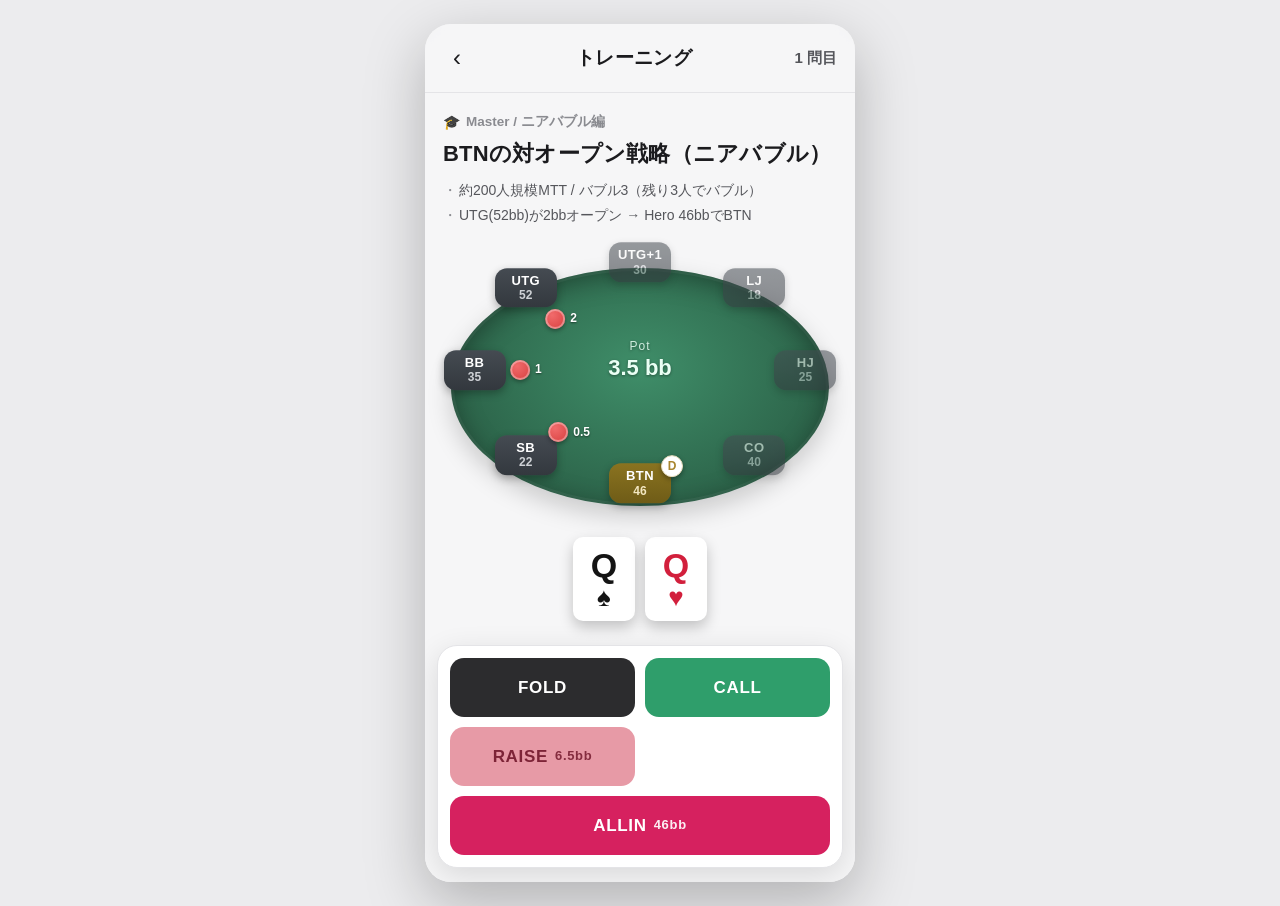
<file: index.html>
<!DOCTYPE html><html lang="ja"><head><meta charset="UTF-8"><meta http-equiv="refresh" content="0; url=drill/"><script>location.replace("drill/")</script><title>GLORY ACADEMY ドリル体験</title></head><body><a href="drill/">ドリルを始める</a></body></html>
</file>
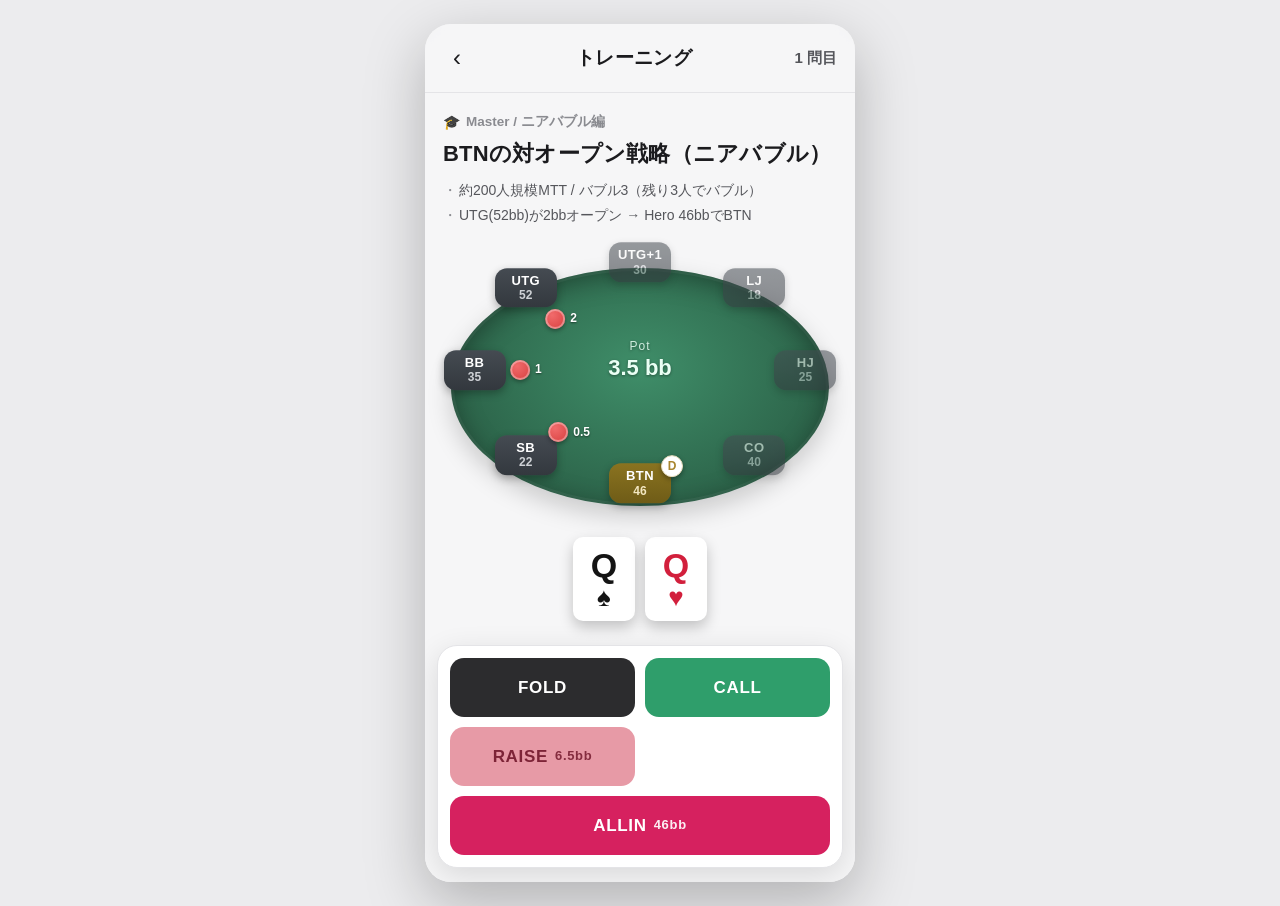
<file: drill/index.html>
<!DOCTYPE html>
<html lang="ja">
<head>
<meta charset="UTF-8" />
<meta name="viewport" content="width=device-width, initial-scale=1.0" />
<title>簡易ドリル体験 | GLORY ACADEMY</title>
<meta name="robots" content="noindex" />
<meta http-equiv="refresh" content="0; url=problem.html?q=1" />
</head>
<body>
<script>location.replace("problem.html?q=1");</script>
<noscript><a href="problem.html?q=1">ドリルを始める</a></noscript>
</body>
</html>
</file>
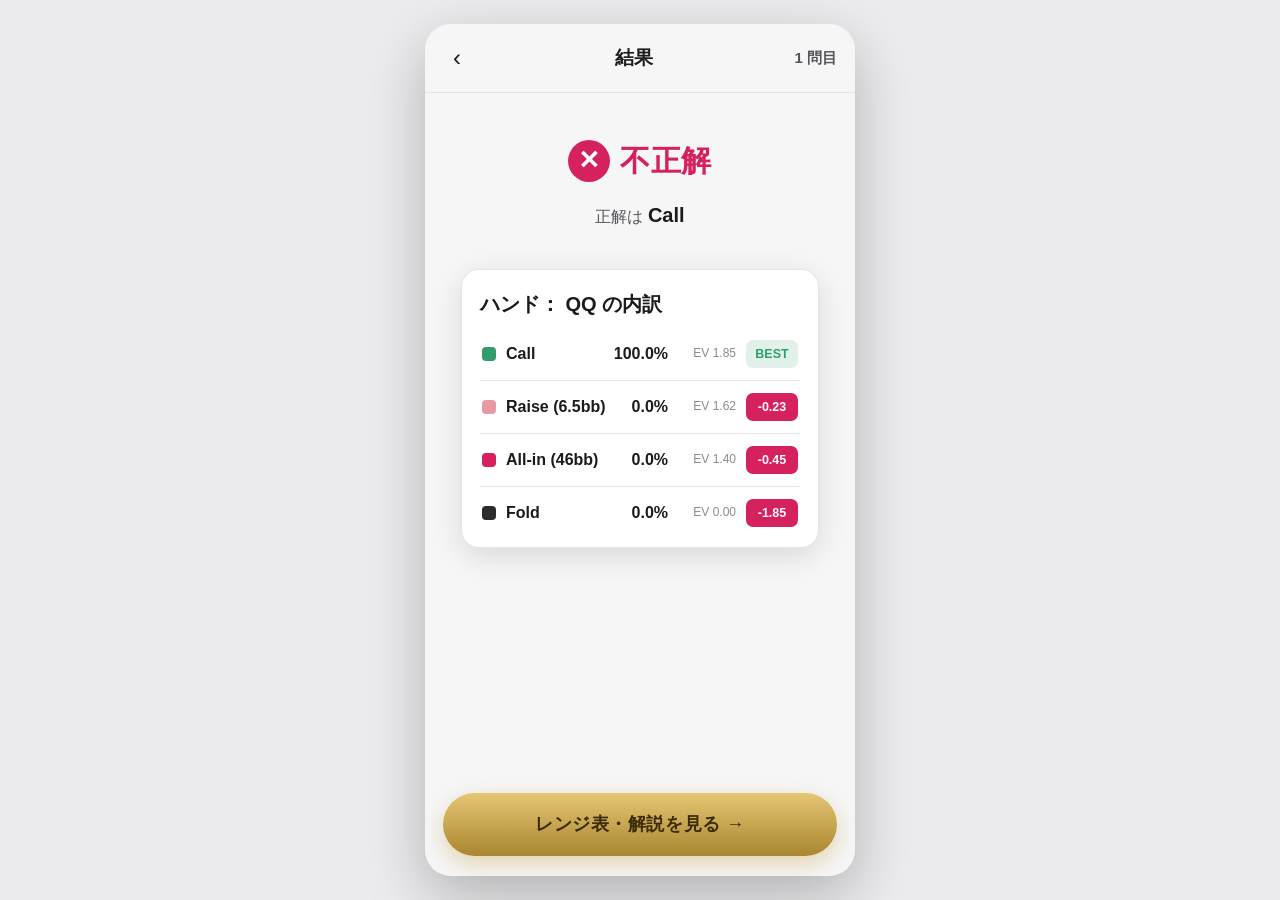
<file: drill/answer.html>
<!DOCTYPE html>
<html lang="ja">
<head>
<meta charset="UTF-8" />
<meta name="viewport" content="width=device-width, initial-scale=1.0, viewport-fit=cover" />
<title>結果 | GLORY ACADEMY</title>
<meta name="robots" content="noindex" />
<link rel="stylesheet" href="style.css" />
</head>
<body>
<div class="app">
  <header class="hdr">
    <a class="back" href="javascript:history.back()" aria-label="戻る">‹</a>
    <div class="title">結果</div>
    <div class="qno" id="qno"></div>
  </header>

  <main class="screen">
    <div class="result-hero">
      <div class="verdict" id="verdict"></div>
      <div class="answer-line" id="answerLine"></div>
      <div class="your-pick" id="yourPick"></div>
    </div>

    <div class="result-card">
      <div class="rc-head" id="handHead"></div>
      <div id="breakdown"></div>
    </div>
  </main>

  <div class="dock">
    <a class="btn-primary" id="next">レンジ表・解説を見る →</a>
  </div>
</div>

<script src="drill.js"></script>
<script>
  const qi = Math.max(0, (parseInt(getParam("q"), 10) || 1) - 1);
  const q = QUESTIONS[qi] || QUESTIONS[0];
  const pick = getParam("a");

  document.getElementById("qno").textContent = q.no + " 問目";

  const verdict = document.getElementById("verdict");
  const answerLine = document.getElementById("answerLine");
  const yourPick = document.getElementById("yourPick");

  if (q.correct == null) {
    // 準備中の問題: 判定なし
    verdict.className = "verdict neutral";
    verdict.innerHTML = '<span class="icon">✓</span> 回答完了';
    answerLine.innerHTML = "この問題は<b>準備中</b>です";
  } else {
    const isCorrect = pick === q.correct;
    verdict.className = "verdict " + (isCorrect ? "ok" : "ng");
    verdict.innerHTML =
      '<span class="icon">' + (isCorrect ? "✓" : "✕") + "</span> " +
      (isCorrect ? "正解！" : "不正解");
    answerLine.innerHTML = "正解は <b>" + q.correctLabel + "</b>";
    if (pick && ACTION_META[pick]) {
      yourPick.innerHTML =
        "あなたの回答： <b>" +
        ACTION_META[pick].label +
        "</b>" +
        (isCorrect ? "" : "（不正解）");
    }
  }

  document.getElementById("handHead").textContent =
    "ハンド： " + q.hand + " の内訳";
  renderBreakdown(document.getElementById("breakdown"), q);

  document.getElementById("next").href = "range.html?q=" + q.no;
</script>
</body>
</html>
</file>
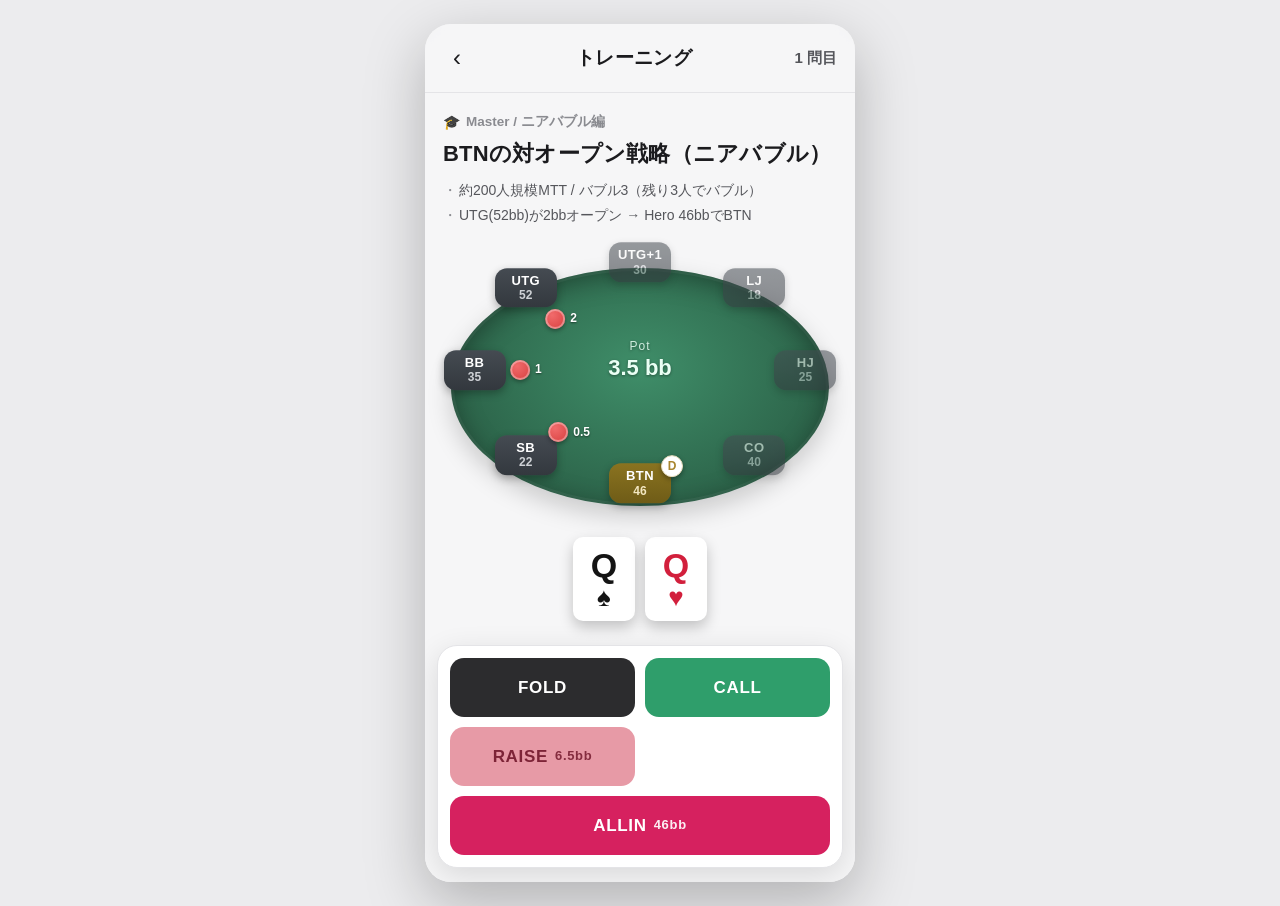
<file: drill/problem.html>
<!DOCTYPE html>
<html lang="ja">
<head>
<meta charset="UTF-8" />
<meta name="viewport" content="width=device-width, initial-scale=1.0, viewport-fit=cover" />
<title>トレーニング | GLORY ACADEMY</title>
<meta name="robots" content="noindex" />
<link rel="stylesheet" href="style.css" />
</head>
<body>
<div class="app">
  <header class="hdr">
    <a class="back" href="javascript:history.back()" aria-label="戻る">‹</a>
    <div class="title">トレーニング</div>
    <div class="qno" id="qno"></div>
  </header>

  <main class="screen">
    <div class="meta" id="meta"></div>
    <h1 class="q-title" id="title"></h1>
    <ul class="q-sub" id="sub"></ul>
    <div id="board"></div>
    <div id="hand"></div>
  </main>

  <div id="dock"></div>
</div>

<script src="drill.js"></script>
<script>
  const qi = Math.max(0, (parseInt(getParam("q"), 10) || 1) - 1);
  const q = QUESTIONS[qi] || QUESTIONS[0];

  document.getElementById("qno").textContent = q.no + " 問目";
  document.getElementById("meta").innerHTML =
    '<span class="cap">🎓</span><span>' + q.category + "</span>";
  document.getElementById("title").textContent = q.title;

  const sub = document.getElementById("sub");
  q.sub.forEach((s) => {
    const li = document.createElement("li");
    li.textContent = s;
    sub.appendChild(li);
  });

  renderTable(document.getElementById("board"), q);
  renderHand(document.getElementById("hand"), q);
  // ゲート付きの問題(例:3問目)は、回答後に登録案内ページを挟む
  const dest = q.gate ? ("register.html?q=" + q.no) : ("answer.html?q=" + q.no);
  renderActions(document.getElementById("dock"), q, dest);
</script>
</body>
</html>
</file>
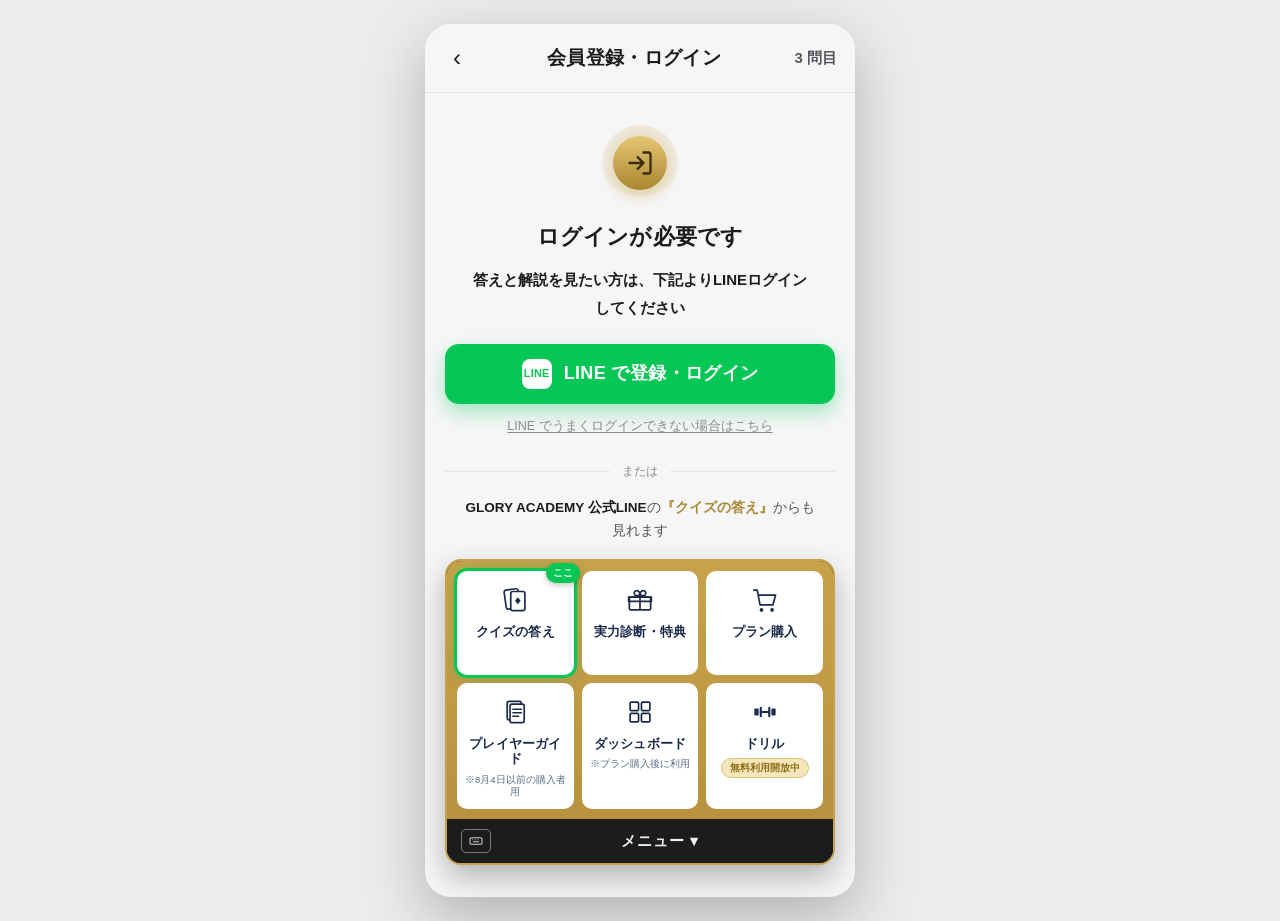
<file: drill/register.html>
<!DOCTYPE html>
<html lang="ja">
<head>
<meta charset="UTF-8" />
<meta name="viewport" content="width=device-width, initial-scale=1.0, viewport-fit=cover" />
<title>ログイン・登録 | GLORY ACADEMY</title>
<meta name="robots" content="noindex" />
<link rel="stylesheet" href="style.css" />
<style>
  .reg { padding: 26px 20px 32px; text-align: center; }

  .reg-badge {
    width: 76px; height: 76px;
    margin: 6px auto 18px;
    border-radius: 50%;
    background: radial-gradient(circle at 50% 38%, rgba(200,162,75,0.28), rgba(200,162,75,0.10) 70%, transparent 72%);
    display: flex; align-items: center; justify-content: center;
  }
  .reg-badge .disc {
    width: 54px; height: 54px;
    border-radius: 50%;
    background: linear-gradient(180deg, var(--gold-bright), var(--gold-deep));
    display: flex; align-items: center; justify-content: center;
    box-shadow: 0 6px 16px rgba(200,162,75,0.4);
  }
  .reg-badge svg { width: 28px; height: 28px; }

  .reg h1 {
    font-size: 22px;
    font-weight: 800;
    letter-spacing: 0.01em;
    margin-bottom: 12px;
  }
  .reg-lead {
    font-size: 15px;
    color: var(--ink-2);
    line-height: 1.85;
    max-width: 340px;
    margin: 0 auto 22px;
  }
  .reg-lead b { color: var(--ink); font-weight: 800; }

  /* LINE button */
  .line-btn {
    display: flex;
    align-items: center;
    justify-content: center;
    gap: 12px;
    width: 100%;
    max-width: 400px;
    margin: 0 auto;
    padding: 15px 18px;
    border: none;
    border-radius: 14px;
    background: #06c755;
    color: #fff;
    font-size: 18px;
    font-weight: 800;
    letter-spacing: 0.02em;
    text-decoration: none;
    cursor: pointer;
    box-shadow: 0 8px 20px rgba(6,199,85,0.35);
    transition: transform 0.12s ease, filter 0.12s ease;
    -webkit-tap-highlight-color: transparent;
  }
  .line-btn:active { transform: scale(0.98); filter: brightness(0.97); }
  .line-btn .line-mark {
    flex-shrink: 0;
    width: 30px; height: 30px;
    border-radius: 8px;
    background: #fff;
    color: #06c755;
    font-size: 11px;
    font-weight: 900;
    letter-spacing: 0.02em;
    display: flex; align-items: center; justify-content: center;
    font-family: "Arial Black", Arial, sans-serif;
  }

  .reg-help {
    display: block;
    margin: 12px auto 0;
    font-size: 12.5px;
    color: var(--ink-3);
    text-decoration: underline;
    text-underline-offset: 2px;
  }

  /* divider */
  .reg-or {
    display: flex; align-items: center; gap: 12px;
    max-width: 400px; margin: 26px auto 16px;
    color: var(--ink-3); font-size: 12px;
  }
  .reg-or::before, .reg-or::after {
    content: ""; flex: 1; height: 1px; background: var(--line);
  }

  .reg-note {
    font-size: 13.5px;
    color: var(--ink-2);
    line-height: 1.7;
    max-width: 360px;
    margin: 0 auto 16px;
  }
  .reg-note b { color: var(--ink); font-weight: 800; }
  .reg-note .qa { color: var(--gold-deep); font-weight: 800; }

  /* ===== LINE rich menu recreation ===== */
  .richmenu {
    max-width: 400px;
    margin: 0 auto;
    border-radius: 16px;
    overflow: hidden;
    background: #111;
    border: 2px solid var(--gold);
    box-shadow: 0 12px 30px rgba(0,0,0,0.28);
  }
  .rm-grid {
    display: grid;
    grid-template-columns: repeat(3, 1fr);
    gap: 8px;
    padding: 10px;
    background: linear-gradient(180deg, #c8a24b, #b8923f);
  }
  .rm-tile {
    position: relative;
    background: #fff;
    border-radius: 10px;
    padding: 12px 6px 10px;
    display: flex;
    flex-direction: column;
    align-items: center;
    justify-content: flex-start;
    gap: 7px;
    min-height: 104px;
  }
  .rm-tile.hot {
    box-shadow: 0 0 0 3px #06c755, 0 0 14px rgba(6,199,85,0.5);
  }
  .rm-tile .tag {
    position: absolute;
    top: -8px; right: -6px;
    background: #06c755;
    color: #fff;
    font-size: 10px;
    font-weight: 800;
    padding: 2px 7px;
    border-radius: 999px;
    box-shadow: 0 2px 6px rgba(0,0,0,0.25);
  }
  .rm-icon { color: #1b2a4a; height: 34px; display: flex; align-items: center; }
  .rm-icon svg { width: 34px; height: 34px; }
  .rm-label {
    font-size: 13px;
    font-weight: 800;
    color: #1b2a4a;
    letter-spacing: 0.01em;
    line-height: 1.2;
    text-align: center;
  }
  .rm-sub { font-size: 9.5px; color: #5b6b86; line-height: 1.3; text-align: center; }
  .rm-badge {
    font-size: 9.5px;
    font-weight: 800;
    color: #8a6d16;
    background: #f6e6bc;
    border: 1px solid #d9be79;
    border-radius: 999px;
    padding: 1px 8px;
  }
  .rm-bottom {
    display: flex;
    align-items: center;
    gap: 10px;
    padding: 10px 14px;
    background: #1c1c1c;
    color: #efefef;
  }
  .rm-bottom .kb {
    width: 30px; height: 24px;
    border-radius: 5px;
    border: 1.5px solid #7a7a7a;
    display: flex; align-items: center; justify-content: center;
  }
  .rm-bottom .kb svg { width: 16px; height: 16px; color: #cfcfcf; }
  .rm-bottom .menu {
    flex: 1; text-align: center; font-weight: 800; font-size: 15px; letter-spacing: 0.06em;
  }
</style>
</head>
<body>
<div class="app">
  <header class="hdr">
    <a class="back" href="javascript:history.back()" aria-label="戻る">‹</a>
    <div class="title">会員登録・ログイン</div>
    <div class="qno" id="qno"></div>
  </header>

  <main class="screen" style="padding:0;">
    <div class="reg">
      <div class="reg-badge">
        <div class="disc">
          <svg viewBox="0 0 24 24" fill="none" aria-hidden="true">
            <path d="M15 3h4a2 2 0 0 1 2 2v14a2 2 0 0 1-2 2h-4" stroke="#3a2c07" stroke-width="2" stroke-linecap="round" stroke-linejoin="round"/>
            <path d="M10 17l5-5-5-5M15 12H3" stroke="#3a2c07" stroke-width="2" stroke-linecap="round" stroke-linejoin="round"/>
          </svg>
        </div>
      </div>

      <h1>ログインが必要です</h1>
      <p class="reg-lead"><b>答えと解説を見たい方は、下記よりLINEログインしてください</b></p>

      <a class="line-btn" id="lineBtn" href="answer.html?q=3&a=call">
        <span class="line-mark">LINE</span>
        LINE で登録・ログイン
      </a>
      <a class="reg-help" href="javascript:void(0)">LINE でうまくログインできない場合はこちら</a>

      <div class="reg-or">または</div>

      <p class="reg-note">
        <b>GLORY ACADEMY 公式LINE</b>の<span class="qa">『クイズの答え』</span>からも見れます
      </p>

      <!-- LINE リッチメニュー再現 -->
      <div class="richmenu" role="img" aria-label="GLORY ACADEMY 公式LINE リッチメニュー">
        <div class="rm-grid">
          <div class="rm-tile hot">
            <span class="tag">ここ</span>
            <span class="rm-icon">
              <svg viewBox="0 0 48 48" fill="none">
                <rect x="10" y="9" width="20" height="27" rx="3" transform="rotate(-8 20 22)" stroke="currentColor" stroke-width="2.4"/>
                <rect x="18" y="12" width="20" height="27" rx="3" fill="#fff" stroke="currentColor" stroke-width="2.4"/>
                <path d="M28 20l4 5-4 5-4-5z" fill="currentColor"/>
              </svg>
            </span>
            <span class="rm-label">クイズの答え</span>
          </div>

          <div class="rm-tile">
            <span class="rm-icon">
              <svg viewBox="0 0 48 48" fill="none">
                <rect x="9" y="20" width="30" height="18" rx="2" stroke="currentColor" stroke-width="2.4"/>
                <path d="M8 20h32v6H8z" stroke="currentColor" stroke-width="2.4"/>
                <path d="M24 14v24M24 14c-4-6-11-2-7 3 2 2 7 1 7-3zM24 14c4-6 11-2 7 3-2 2-7 1-7-3z" stroke="currentColor" stroke-width="2.4" stroke-linejoin="round"/>
              </svg>
            </span>
            <span class="rm-label">実力診断・特典</span>
          </div>

          <div class="rm-tile">
            <span class="rm-icon">
              <svg viewBox="0 0 48 48" fill="none">
                <path d="M8 10h5l4 21h18l4-14H15" stroke="currentColor" stroke-width="2.4" stroke-linecap="round" stroke-linejoin="round"/>
                <circle cx="19" cy="38" r="2.6" fill="currentColor"/>
                <circle cx="34" cy="38" r="2.6" fill="currentColor"/>
              </svg>
            </span>
            <span class="rm-label">プラン購入</span>
          </div>

          <div class="rm-tile">
            <span class="rm-icon">
              <svg viewBox="0 0 48 48" fill="none">
                <rect x="13" y="9" width="20" height="26" rx="2.5" stroke="currentColor" stroke-width="2.4"/>
                <rect x="17" y="13" width="20" height="26" rx="2.5" fill="#fff" stroke="currentColor" stroke-width="2.4"/>
                <path d="M21 20h12M21 25h12M21 30h8" stroke="currentColor" stroke-width="2.2" stroke-linecap="round"/>
              </svg>
            </span>
            <span class="rm-label">プレイヤーガイド</span>
            <span class="rm-sub">※8月4日以前の購入者用</span>
          </div>

          <div class="rm-tile">
            <span class="rm-icon">
              <svg viewBox="0 0 48 48" fill="none">
                <rect x="10" y="10" width="12" height="12" rx="2" stroke="currentColor" stroke-width="2.4"/>
                <rect x="26" y="10" width="12" height="12" rx="2" stroke="currentColor" stroke-width="2.4"/>
                <rect x="10" y="26" width="12" height="12" rx="2" stroke="currentColor" stroke-width="2.4"/>
                <rect x="26" y="26" width="12" height="12" rx="2" stroke="currentColor" stroke-width="2.4"/>
              </svg>
            </span>
            <span class="rm-label">ダッシュボード</span>
            <span class="rm-sub">※プラン購入後に利用</span>
          </div>

          <div class="rm-tile">
            <span class="rm-icon">
              <svg viewBox="0 0 48 48" fill="none">
                <path d="M18 18v12M30 18v12" stroke="currentColor" stroke-width="3" stroke-linecap="round"/>
                <rect x="9" y="19" width="6" height="10" rx="1.6" fill="currentColor"/>
                <rect x="33" y="19" width="6" height="10" rx="1.6" fill="currentColor"/>
                <path d="M18 24h12" stroke="currentColor" stroke-width="3" stroke-linecap="round"/>
              </svg>
            </span>
            <span class="rm-label">ドリル</span>
            <span class="rm-badge">無料利用開放中</span>
          </div>
        </div>

        <div class="rm-bottom">
          <span class="kb">
            <svg viewBox="0 0 24 24" fill="none">
              <rect x="3" y="7" width="18" height="10" rx="2" stroke="currentColor" stroke-width="1.6"/>
              <path d="M7 10h.01M11 10h.01M15 10h.01M8 13h8" stroke="currentColor" stroke-width="1.6" stroke-linecap="round"/>
            </svg>
          </span>
          <span class="menu">メニュー ▾</span>
        </div>
      </div>
    </div>
  </main>
</div>

<script>
  function getParam(n){ return new URLSearchParams(location.search).get(n); }
  var qNo = parseInt(getParam("q"), 10) || 3;
  var a = getParam("a") || "call";
  document.getElementById("qno").textContent = qNo + " 問目";
  // 「LINEで登録・ログイン」→（本来は登録処理→復帰）→ 答え・解説ページへ
  document.getElementById("lineBtn").href = "answer.html?q=" + qNo + "&a=" + a;
</script>
</body>
</html>
</file>
<file: drill/style.css>
/* =========================================================
   GLORY ACADEMY — 簡易ドリル体験 (ログイン不要)
   実際のトレーニング画面 (https://gloryacademy.app/training) を模した
   ライトテーマUI
   ========================================================= */

:root {
  --bg: #ececee;
  --app-bg: #f6f6f7;
  --card: #ffffff;
  --ink: #1b1b1e;
  --ink-2: #55565b;
  --ink-3: #8a8b90;
  --line: #e4e4e7;

  --felt-1: #3f8e69;
  --felt-2: #2c6349;
  --felt-edge: #23503b;

  --seat: #3a3f45;
  --seat-hero: #8a7320;
  --seat-hero-2: #6f5c17;

  --gold: #c8a24b;
  --gold-bright: #e6c674;
  --gold-deep: #a9862f;

  --fold: #2c2c2e;
  --call: #2f9e6b;
  --raise: #e79aa6;
  --raise-ink: #7d2437;
  --allin: #d6215f;

  --red: #d63d3d;
  --neg: #d6215f;
  --pos: #2f9e6b;

  --radius: 18px;
  --shadow: 0 8px 30px rgba(0, 0, 0, 0.12);
}

* { margin: 0; padding: 0; box-sizing: border-box; }

html { -webkit-text-size-adjust: 100%; }

body {
  font-family: "Hiragino Kaku Gothic ProN", "Hiragino Sans", "Noto Sans JP",
    "Yu Gothic", "Meiryo", sans-serif;
  background: var(--bg);
  color: var(--ink);
  line-height: 1.6;
  -webkit-font-smoothing: antialiased;
  min-height: 100vh;
  display: flex;
  justify-content: center;
}

/* ===== Phone frame ===== */
.app {
  width: 100%;
  max-width: 430px;
  min-height: 100vh;
  background: var(--app-bg);
  display: flex;
  flex-direction: column;
  position: relative;
  overflow: hidden;
}
@media (min-width: 480px) {
  body { padding: 24px 0; }
  .app {
    min-height: calc(100vh - 48px);
    border-radius: 26px;
    box-shadow: 0 20px 60px rgba(0, 0, 0, 0.25);
    overflow: hidden;
  }
}

/* ===== Header ===== */
.hdr {
  position: sticky;
  top: 0;
  z-index: 20;
  display: grid;
  grid-template-columns: 44px 1fr 56px;
  align-items: center;
  padding: 14px 12px;
  background: rgba(246, 246, 247, 0.92);
  backdrop-filter: blur(8px);
  border-bottom: 1px solid var(--line);
}
.hdr .back {
  width: 40px; height: 40px;
  display: flex; align-items: center; justify-content: center;
  color: var(--ink);
  text-decoration: none;
  font-size: 24px;
  border-radius: 50%;
}
.hdr .back:active { background: rgba(0,0,0,0.06); }
.hdr .title {
  text-align: center;
  font-size: 19px;
  font-weight: 800;
  letter-spacing: 0.02em;
}
.hdr .qno {
  text-align: right;
  font-size: 15px;
  font-weight: 700;
  color: var(--ink-2);
  padding-right: 6px;
}

/* ===== Scroll body ===== */
.screen {
  flex: 1;
  display: flex;
  flex-direction: column;
  padding: 18px 18px 12px;
}

/* ===== Meta / title ===== */
.meta {
  display: flex;
  align-items: center;
  gap: 6px;
  color: var(--ink-3);
  font-size: 13.5px;
  font-weight: 600;
  margin-bottom: 6px;
}
.meta .cap { font-size: 14px; }
.q-title {
  font-size: 22px;
  font-weight: 800;
  line-height: 1.4;
  letter-spacing: 0.01em;
  margin-bottom: 8px;
}
.q-sub {
  list-style: none;
  color: var(--ink-2);
  font-size: 14px;
  line-height: 1.75;
  margin-bottom: 4px;
}
.q-sub li { position: relative; padding-left: 16px; }
.q-sub li::before {
  content: "・";
  position: absolute; left: 0;
  color: var(--ink-3);
}

/* ===== Poker table ===== */
.table-wrap {
  position: relative;
  width: 100%;
  aspect-ratio: 1 / 0.72;
  margin: 14px 0 6px;
}
.felt {
  position: absolute;
  inset: 8% 2%;
  border-radius: 50%;
  background:
    radial-gradient(ellipse at 50% 42%, var(--felt-1), var(--felt-2) 72%, var(--felt-edge) 100%);
  box-shadow:
    inset 0 0 0 3px rgba(255,255,255,0.05),
    inset 0 6px 26px rgba(0,0,0,0.35),
    0 10px 24px rgba(0,0,0,0.18);
}
.pot {
  position: absolute;
  left: 50%; top: 40%;
  transform: translate(-50%, -50%);
  text-align: center;
  color: #eafff4;
  text-shadow: 0 1px 3px rgba(0,0,0,0.4);
  z-index: 3;
}
.pot .label { font-size: 12px; opacity: 0.85; letter-spacing: 0.08em; }
.pot .amt { font-size: 22px; font-weight: 800; line-height: 1.1; }

/* seats */
.seat {
  position: absolute;
  transform: translate(-50%, -50%);
  min-width: 62px;
  padding: 6px 8px 5px;
  background: linear-gradient(180deg, #454b52, #33383e);
  border-radius: 12px;
  text-align: center;
  color: #fff;
  box-shadow: 0 3px 8px rgba(0,0,0,0.3);
  z-index: 4;
}
.seat .pos { font-size: 13px; font-weight: 800; letter-spacing: 0.03em; line-height: 1.1; }
.seat .stk { font-size: 12px; font-weight: 600; color: #cfd2d6; line-height: 1.2; }
.seat.dim { opacity: 0.55; }
.seat.hero {
  background: linear-gradient(180deg, var(--seat-hero), var(--seat-hero-2));
}
.seat.hero .stk { color: #f2e6c0; }

/* dealer button */
.seat .dealer {
  position: absolute;
  top: -8px; right: -12px;
  width: 22px; height: 22px;
  border-radius: 50%;
  background: #fff;
  color: var(--gold-deep);
  font-size: 12px; font-weight: 900;
  display: flex; align-items: center; justify-content: center;
  box-shadow: 0 2px 5px rgba(0,0,0,0.35);
  border: 1px solid #eadfbf;
}

/* bet / blind chips */
.chip {
  position: absolute;
  transform: translate(-50%, -50%);
  display: flex; align-items: center; gap: 5px;
  z-index: 5;
}
.chip .dot {
  width: 20px; height: 20px;
  border-radius: 50%;
  background: radial-gradient(circle at 35% 30%, #f16b6b, var(--red));
  box-shadow: 0 2px 4px rgba(0,0,0,0.35), inset 0 0 0 2px rgba(255,255,255,0.35);
}
.chip .val {
  font-size: 12px; font-weight: 800; color: #fff;
  text-shadow: 0 1px 2px rgba(0,0,0,0.5);
}

/* hero hand */
.hand {
  display: flex;
  justify-content: center;
  gap: 10px;
  margin-top: 2px;
}
.pcard {
  width: 62px; height: 84px;
  background: #fff;
  border-radius: 10px;
  box-shadow: 0 6px 14px rgba(0,0,0,0.22);
  display: flex;
  flex-direction: column;
  align-items: center;
  justify-content: center;
  line-height: 1;
}
.pcard .r { font-size: 34px; font-weight: 800; color: #111; }
.pcard .s { font-size: 26px; margin-top: 2px; }
.pcard.red .r, .pcard.red .s { color: #d21f3c; }
.pcard.black .r, .pcard.black .s { color: #141414; }

/* ===== Action buttons ===== */
.actions-dock {
  position: sticky;
  bottom: 0;
  margin-top: auto;
  padding: 12px 12px calc(14px + env(safe-area-inset-bottom, 0px));
  background: linear-gradient(180deg, rgba(246,246,247,0) 0%, var(--app-bg) 26%);
}
.actions {
  background: var(--card);
  border: 1px solid var(--line);
  border-radius: 20px;
  padding: 12px;
  display: grid;
  grid-template-columns: 1fr 1fr;
  gap: 10px;
  box-shadow: var(--shadow);
}
.btn-act {
  border: none;
  border-radius: 14px;
  padding: 16px 10px;
  font-size: 17px;
  font-weight: 800;
  letter-spacing: 0.04em;
  color: #fff;
  cursor: pointer;
  text-decoration: none;
  text-align: center;
  display: flex;
  align-items: center;
  justify-content: center;
  gap: 7px;
  transition: transform 0.12s ease, filter 0.12s ease;
  -webkit-tap-highlight-color: transparent;
}
.btn-act:active { transform: scale(0.97); filter: brightness(0.95); }
.btn-act .sub { font-size: 13px; font-weight: 700; opacity: 0.92; }
.btn-act.fold  { background: var(--fold); }
.btn-act.call  { background: var(--call); }
.btn-act.raise { background: var(--raise); color: var(--raise-ink); }
.btn-act.allin { background: var(--allin); grid-column: 1 / -1; }

/* ===== Result (正解) page ===== */
.result-hero {
  text-align: center;
  padding: 26px 18px 10px;
}
.verdict {
  display: inline-flex;
  align-items: center;
  gap: 10px;
  font-size: 30px;
  font-weight: 900;
  letter-spacing: 0.02em;
}
.verdict .icon {
  width: 42px; height: 42px;
  border-radius: 50%;
  display: flex; align-items: center; justify-content: center;
  color: #fff; font-size: 26px;
}
.verdict.ok  { color: var(--call); }
.verdict.ok .icon { background: var(--call); }
.verdict.ng  { color: var(--allin); }
.verdict.ng .icon { background: var(--allin); }
.verdict.neutral { color: var(--gold-deep); }
.verdict.neutral .icon { background: var(--gold); }

.answer-line {
  margin-top: 14px;
  font-size: 16px;
  color: var(--ink-2);
}
.answer-line b {
  color: var(--ink);
  font-size: 20px;
  font-weight: 800;
}
.your-pick {
  margin-top: 6px;
  font-size: 13.5px;
  color: var(--ink-3);
}
.your-pick b { color: var(--ink-2); }

.result-card {
  margin: 22px 18px 0;
  background: var(--card);
  border: 1px solid var(--line);
  border-radius: var(--radius);
  padding: 18px 18px 8px;
  box-shadow: var(--shadow);
}
.result-card .rc-head {
  font-size: 20px;
  font-weight: 800;
  margin-bottom: 8px;
}

/* breakdown rows (shared by result + range) */
.bd-row {
  display: flex;
  align-items: center;
  padding: 12px 2px;
  gap: 10px;
  border-top: 1px solid var(--line);
}
.bd-row:first-of-type { border-top: none; }
.bd-swatch {
  width: 14px; height: 14px; border-radius: 4px; flex-shrink: 0;
}
.bd-swatch.call  { background: var(--call); }
.bd-swatch.raise { background: var(--raise); }
.bd-swatch.allin { background: var(--allin); }
.bd-swatch.fold  { background: var(--fold); }
.bd-name { font-size: 16px; font-weight: 700; flex: 1; }
.bd-freq { font-size: 16px; font-weight: 800; }
.bd-ev { font-size: 12px; color: var(--ink-3); width: 58px; text-align: right; }
.bd-diff {
  min-width: 52px;
  text-align: center;
  font-size: 12.5px;
  font-weight: 800;
  color: #fff;
  border-radius: 7px;
  padding: 4px 6px;
}
.bd-diff.neg { background: var(--neg); }
.bd-diff.pos { background: var(--pos); }
.bd-diff.best {
  background: rgba(47,158,107,0.14);
  color: var(--pos);
}

/* ===== Range page ===== */
.range-img {
  width: 100%;
  border-radius: 12px;
  display: block;
  border: 1px solid var(--line);
  margin-bottom: 4px;
}
.range-fallback {
  display: none;
  aspect-ratio: 1 / 1;
  border-radius: 12px;
  background:
    repeating-linear-gradient(0deg, #2b2b2e 0 1px, transparent 1px 7.6%),
    repeating-linear-gradient(90deg, #2b2b2e 0 1px, transparent 1px 7.6%),
    #202022;
  border: 1px solid var(--line);
  align-items: center;
  justify-content: center;
  color: #9a9aa0;
  font-size: 13px;
  text-align: center;
}

/* JS-generated 13x13 grid (Q2/Q3 placeholder) */
.range-grid {
  display: grid;
  grid-template-columns: repeat(13, 1fr);
  gap: 2px;
  width: 100%;
  border-radius: 10px;
  overflow: hidden;
}
.rg-cell {
  aspect-ratio: 1 / 1;
  display: flex;
  align-items: center;
  justify-content: center;
  font-size: 9px;
  font-weight: 700;
  color: #8a8a90;
  background: #2b2b2e;
}
.rg-cell.call  { background: var(--call); color: #eafff4; }
.rg-cell.raise { background: var(--raise); color: var(--raise-ink); }
.rg-cell.allin { background: var(--allin); color: #fff; }
.rg-cell.sel { outline: 2px solid #fff; outline-offset: -2px; z-index: 2; }

.hand-detail {
  margin-top: 16px;
  background: var(--card);
  border: 1px solid var(--line);
  border-radius: var(--radius);
  padding: 16px 18px 8px;
  box-shadow: var(--shadow);
}
.hand-detail .hd-title { font-size: 22px; font-weight: 800; margin-bottom: 6px; }

/* explanation */
.explain {
  margin-top: 16px;
  background: var(--card);
  border: 1px solid var(--line);
  border-left: 4px solid var(--gold);
  border-radius: 14px;
  padding: 16px 18px;
}
.explain .ex-label {
  display: inline-flex;
  align-items: center;
  gap: 6px;
  font-size: 13px;
  font-weight: 800;
  color: var(--gold-deep);
  letter-spacing: 0.06em;
  margin-bottom: 8px;
}
.explain p { font-size: 14.5px; color: var(--ink-2); line-height: 1.85; }
.explain p + p { margin-top: 11px; }
.explain .dummy-tag {
  display: inline-block;
  margin-top: 10px;
  font-size: 11px;
  color: var(--ink-3);
  background: #f0f0f2;
  border-radius: 6px;
  padding: 2px 8px;
}

/* ===== Bottom primary button ===== */
.dock {
  padding: 14px 18px calc(20px + env(safe-area-inset-bottom, 0px));
}
.btn-primary {
  display: flex;
  align-items: center;
  justify-content: center;
  gap: 8px;
  width: 100%;
  padding: 17px;
  border: none;
  border-radius: 999px;
  background: linear-gradient(180deg, var(--gold-bright), var(--gold-deep));
  color: #3a2c07;
  font-size: 18px;
  font-weight: 900;
  letter-spacing: 0.03em;
  text-decoration: none;
  cursor: pointer;
  box-shadow: 0 8px 22px rgba(200,162,75,0.4);
  transition: transform 0.12s ease;
}
.btn-primary:active { transform: scale(0.98); }
.btn-ghost {
  display: flex;
  align-items: center;
  justify-content: center;
  width: 100%;
  padding: 15px;
  border-radius: 999px;
  border: 1px solid var(--line);
  background: var(--card);
  color: var(--ink-2);
  font-size: 15px;
  font-weight: 700;
  text-decoration: none;
  margin-top: 10px;
}

.progress {
  display: flex;
  justify-content: center;
  gap: 7px;
  padding: 4px 0 2px;
}
.progress .pdot {
  width: 8px; height: 8px; border-radius: 50%;
  background: var(--line);
}
.progress .pdot.on { background: var(--gold); }
</file>
